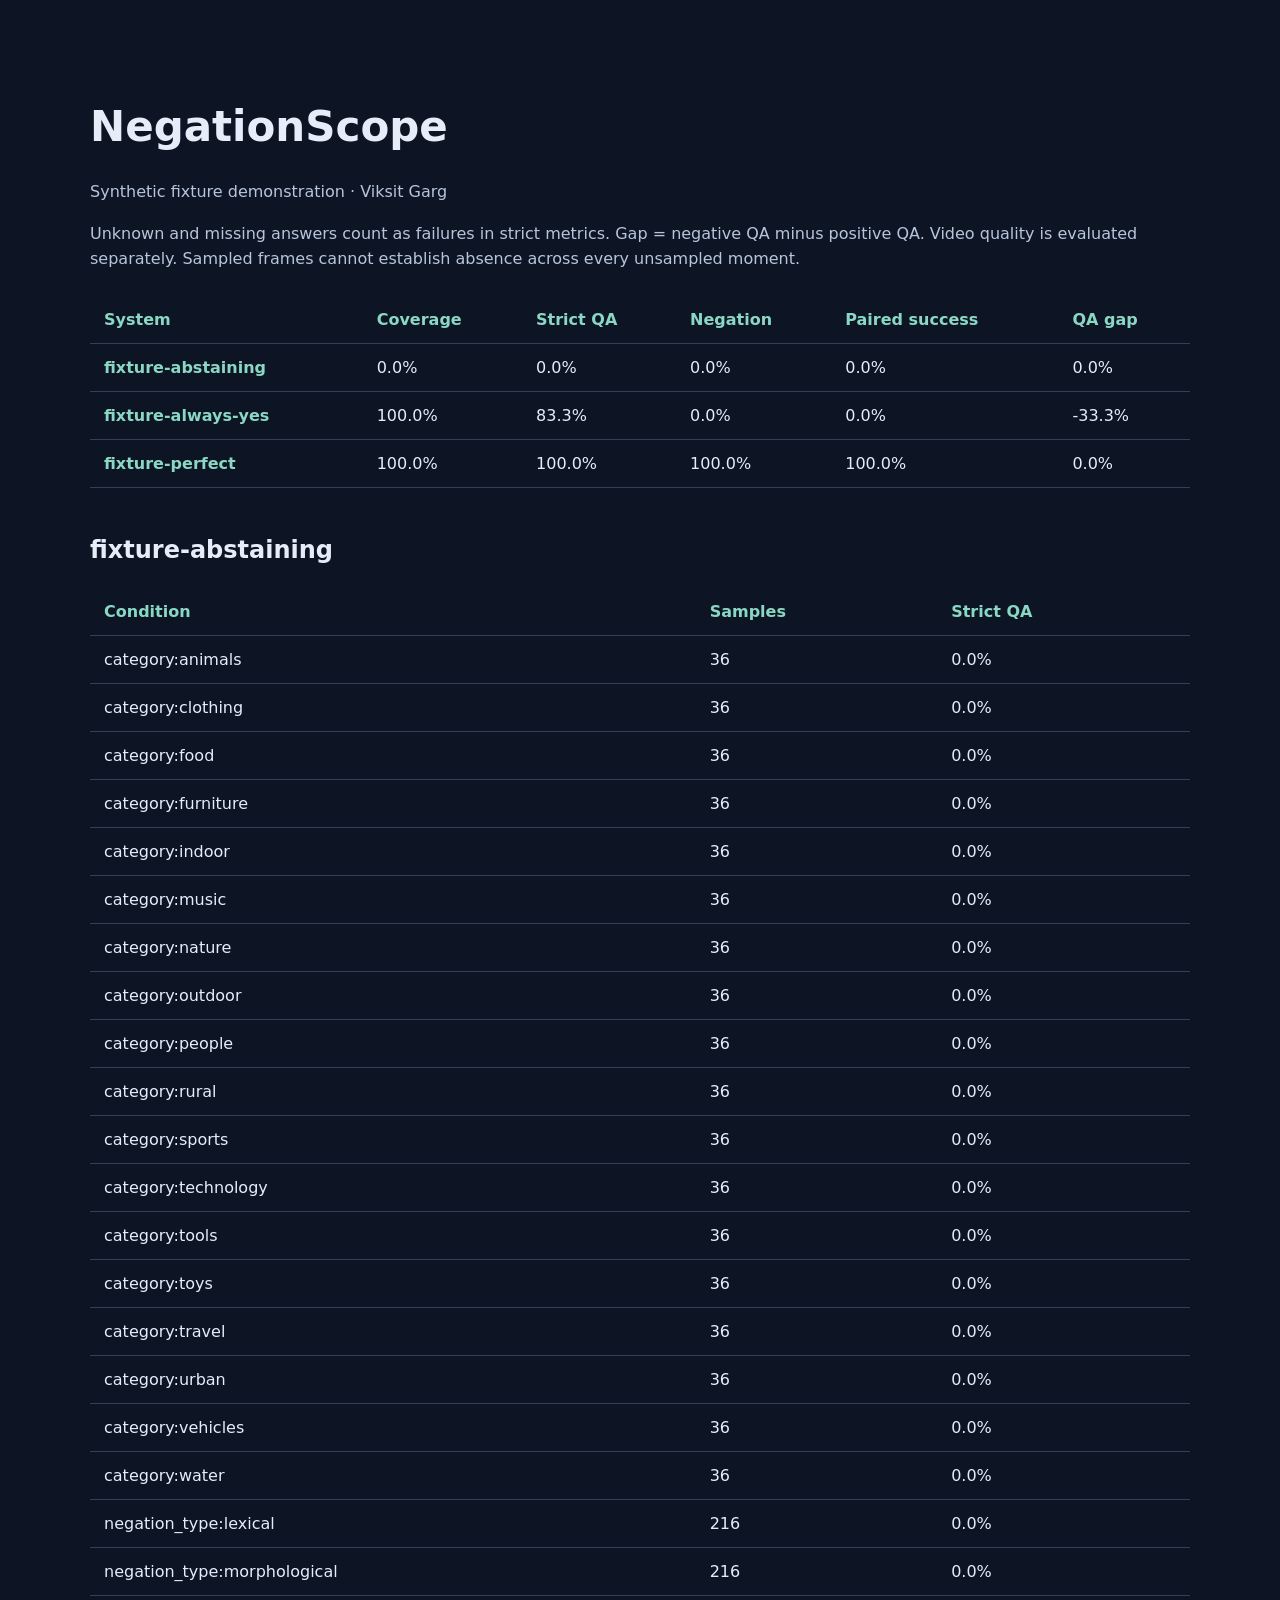
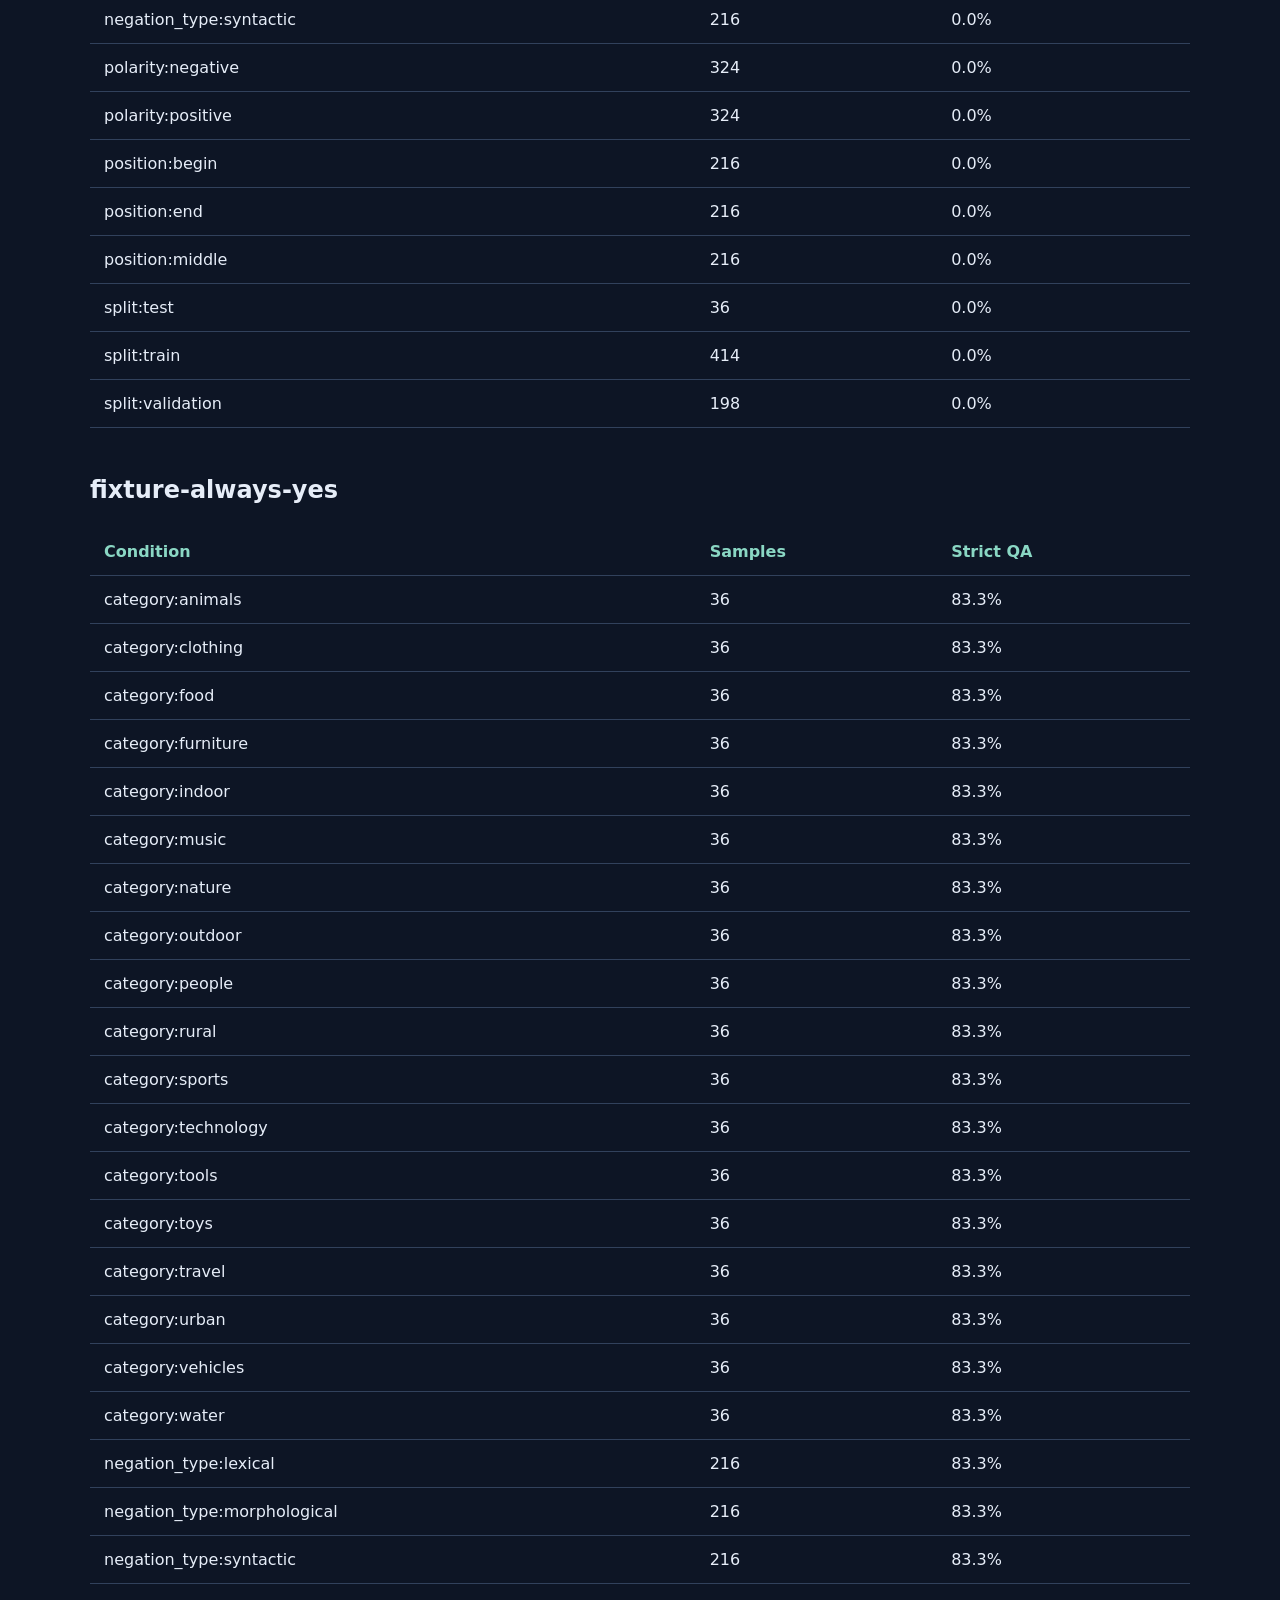
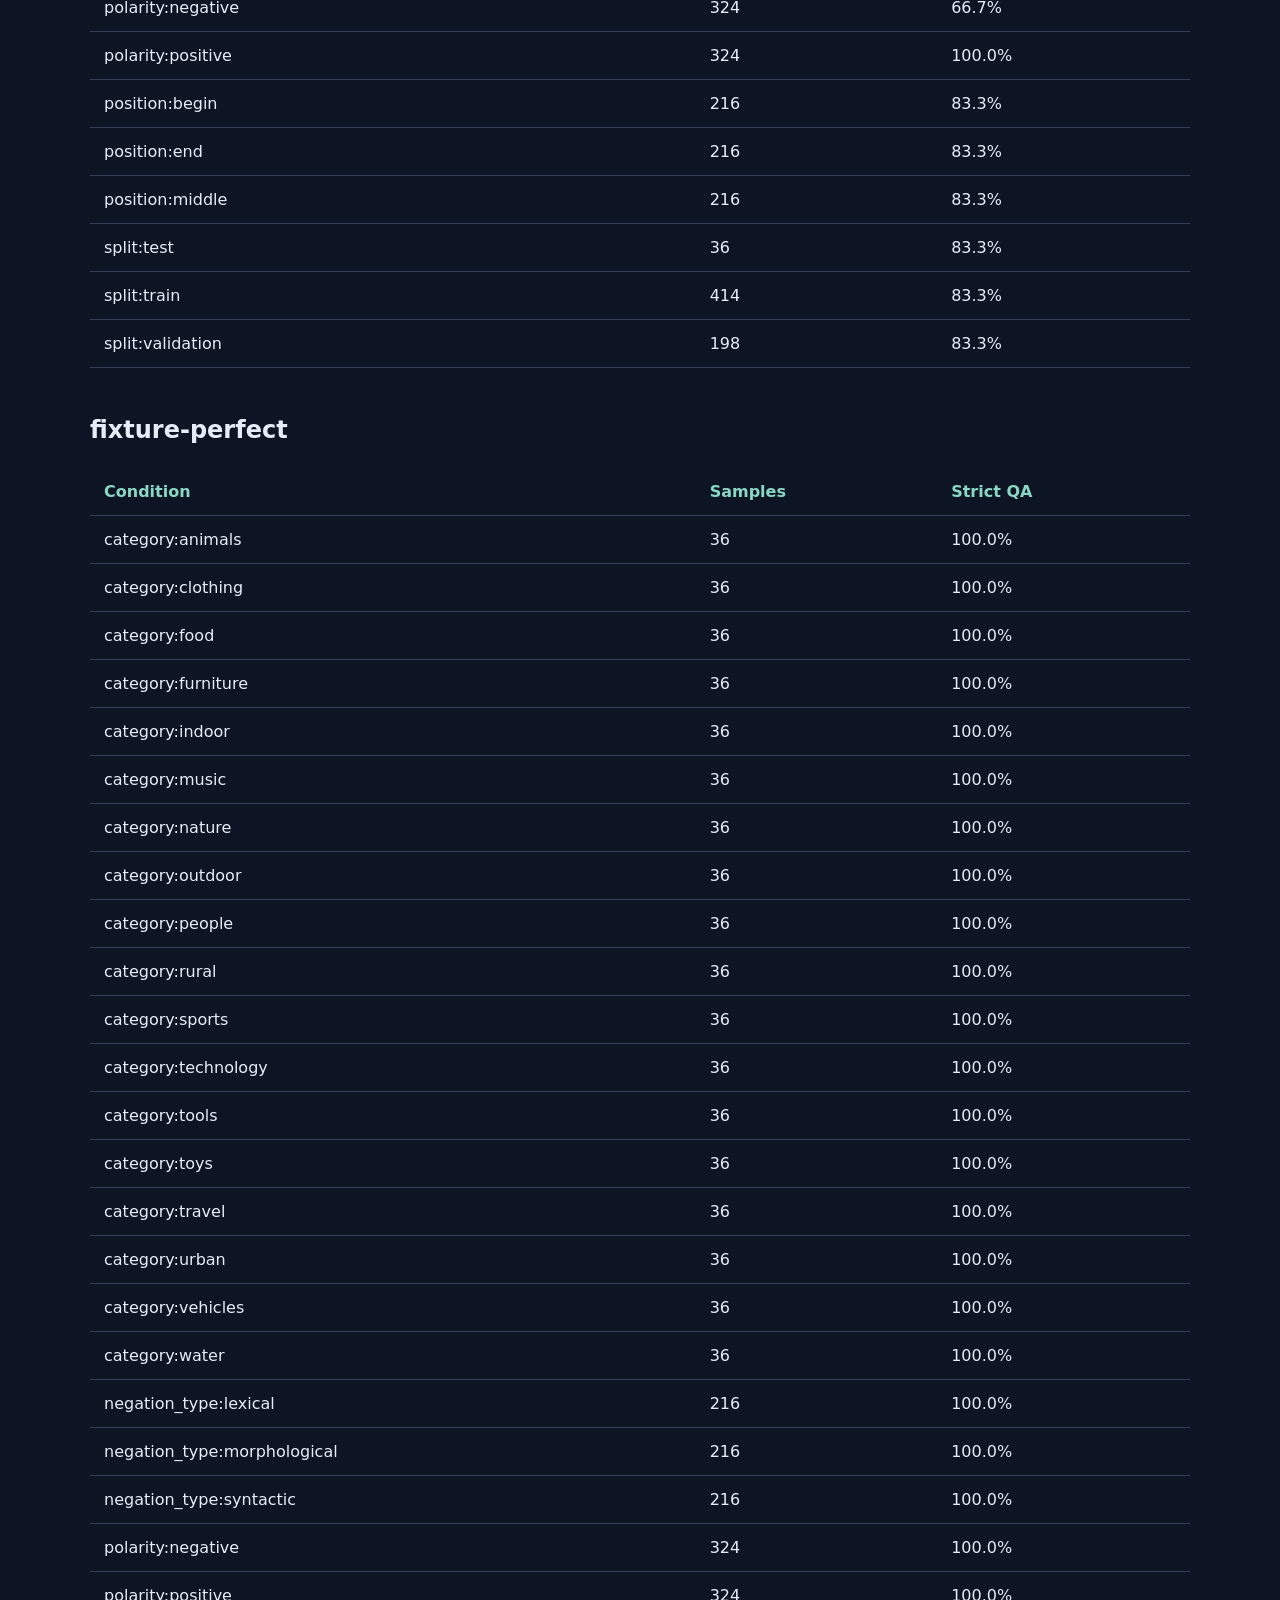
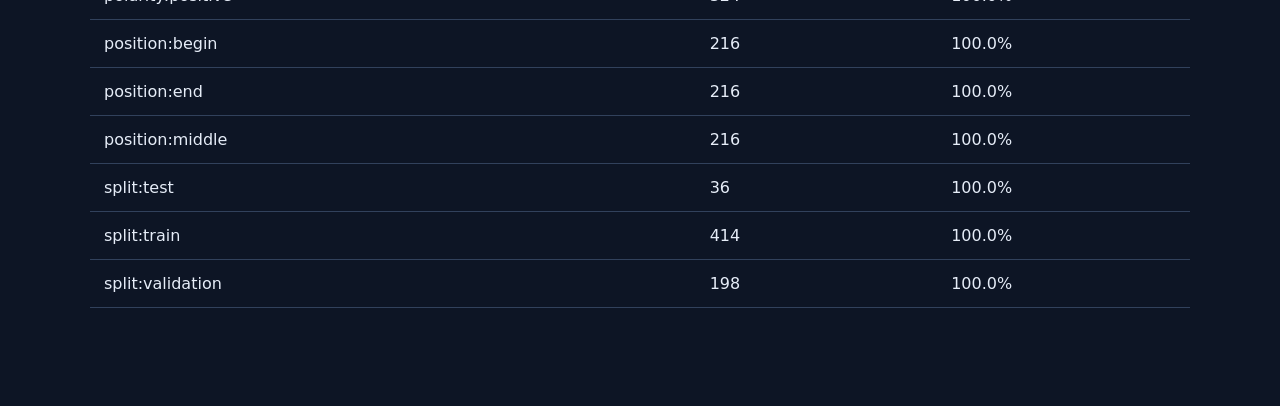
<file: examples/demo/report.html>
<!doctype html><html lang="en"><meta charset="utf-8"><meta name="viewport" content="width=device-width,initial-scale=1">
<title>NegationScope report</title><style>body{font:16px system-ui;background:#0d1525;color:#e6edf8;max-width:1100px;margin:50px auto;padding:24px}h1{font-size:42px}p{color:#b7c5db;line-height:1.6}table{width:100%;border-collapse:collapse;margin:24px 0}td,th{text-align:left;padding:14px;border-bottom:1px solid #31415c}th{color:#8ad7c4}h2{margin-top:48px}caption{text-align:left}</style><h1>NegationScope</h1><p>Synthetic fixture demonstration · Viksit Garg</p><p>Unknown and missing answers count as failures in strict metrics. Gap = negative QA minus positive QA. Video quality is evaluated separately. Sampled frames cannot establish absence across every unsampled moment.</p><table><tr><th>System</th><th>Coverage</th><th>Strict QA</th><th>Negation</th><th>Paired success</th><th>QA gap</th></tr><tr><th>fixture-abstaining</th><td>0.0%</td><td>0.0%</td><td>0.0%</td><td>0.0%</td><td>0.0%</td></tr><tr><th>fixture-always-yes</th><td>100.0%</td><td>83.3%</td><td>0.0%</td><td>0.0%</td><td>-33.3%</td></tr><tr><th>fixture-perfect</th><td>100.0%</td><td>100.0%</td><td>100.0%</td><td>100.0%</td><td>0.0%</td></tr></table><h2>fixture-abstaining</h2><table><tr><th>Condition</th><th>Samples</th><th>Strict QA</th></tr><tr><td>category:animals</td><td>36</td><td>0.0%</td></tr><tr><td>category:clothing</td><td>36</td><td>0.0%</td></tr><tr><td>category:food</td><td>36</td><td>0.0%</td></tr><tr><td>category:furniture</td><td>36</td><td>0.0%</td></tr><tr><td>category:indoor</td><td>36</td><td>0.0%</td></tr><tr><td>category:music</td><td>36</td><td>0.0%</td></tr><tr><td>category:nature</td><td>36</td><td>0.0%</td></tr><tr><td>category:outdoor</td><td>36</td><td>0.0%</td></tr><tr><td>category:people</td><td>36</td><td>0.0%</td></tr><tr><td>category:rural</td><td>36</td><td>0.0%</td></tr><tr><td>category:sports</td><td>36</td><td>0.0%</td></tr><tr><td>category:technology</td><td>36</td><td>0.0%</td></tr><tr><td>category:tools</td><td>36</td><td>0.0%</td></tr><tr><td>category:toys</td><td>36</td><td>0.0%</td></tr><tr><td>category:travel</td><td>36</td><td>0.0%</td></tr><tr><td>category:urban</td><td>36</td><td>0.0%</td></tr><tr><td>category:vehicles</td><td>36</td><td>0.0%</td></tr><tr><td>category:water</td><td>36</td><td>0.0%</td></tr><tr><td>negation_type:lexical</td><td>216</td><td>0.0%</td></tr><tr><td>negation_type:morphological</td><td>216</td><td>0.0%</td></tr><tr><td>negation_type:syntactic</td><td>216</td><td>0.0%</td></tr><tr><td>polarity:negative</td><td>324</td><td>0.0%</td></tr><tr><td>polarity:positive</td><td>324</td><td>0.0%</td></tr><tr><td>position:begin</td><td>216</td><td>0.0%</td></tr><tr><td>position:end</td><td>216</td><td>0.0%</td></tr><tr><td>position:middle</td><td>216</td><td>0.0%</td></tr><tr><td>split:test</td><td>36</td><td>0.0%</td></tr><tr><td>split:train</td><td>414</td><td>0.0%</td></tr><tr><td>split:validation</td><td>198</td><td>0.0%</td></tr></table><h2>fixture-always-yes</h2><table><tr><th>Condition</th><th>Samples</th><th>Strict QA</th></tr><tr><td>category:animals</td><td>36</td><td>83.3%</td></tr><tr><td>category:clothing</td><td>36</td><td>83.3%</td></tr><tr><td>category:food</td><td>36</td><td>83.3%</td></tr><tr><td>category:furniture</td><td>36</td><td>83.3%</td></tr><tr><td>category:indoor</td><td>36</td><td>83.3%</td></tr><tr><td>category:music</td><td>36</td><td>83.3%</td></tr><tr><td>category:nature</td><td>36</td><td>83.3%</td></tr><tr><td>category:outdoor</td><td>36</td><td>83.3%</td></tr><tr><td>category:people</td><td>36</td><td>83.3%</td></tr><tr><td>category:rural</td><td>36</td><td>83.3%</td></tr><tr><td>category:sports</td><td>36</td><td>83.3%</td></tr><tr><td>category:technology</td><td>36</td><td>83.3%</td></tr><tr><td>category:tools</td><td>36</td><td>83.3%</td></tr><tr><td>category:toys</td><td>36</td><td>83.3%</td></tr><tr><td>category:travel</td><td>36</td><td>83.3%</td></tr><tr><td>category:urban</td><td>36</td><td>83.3%</td></tr><tr><td>category:vehicles</td><td>36</td><td>83.3%</td></tr><tr><td>category:water</td><td>36</td><td>83.3%</td></tr><tr><td>negation_type:lexical</td><td>216</td><td>83.3%</td></tr><tr><td>negation_type:morphological</td><td>216</td><td>83.3%</td></tr><tr><td>negation_type:syntactic</td><td>216</td><td>83.3%</td></tr><tr><td>polarity:negative</td><td>324</td><td>66.7%</td></tr><tr><td>polarity:positive</td><td>324</td><td>100.0%</td></tr><tr><td>position:begin</td><td>216</td><td>83.3%</td></tr><tr><td>position:end</td><td>216</td><td>83.3%</td></tr><tr><td>position:middle</td><td>216</td><td>83.3%</td></tr><tr><td>split:test</td><td>36</td><td>83.3%</td></tr><tr><td>split:train</td><td>414</td><td>83.3%</td></tr><tr><td>split:validation</td><td>198</td><td>83.3%</td></tr></table><h2>fixture-perfect</h2><table><tr><th>Condition</th><th>Samples</th><th>Strict QA</th></tr><tr><td>category:animals</td><td>36</td><td>100.0%</td></tr><tr><td>category:clothing</td><td>36</td><td>100.0%</td></tr><tr><td>category:food</td><td>36</td><td>100.0%</td></tr><tr><td>category:furniture</td><td>36</td><td>100.0%</td></tr><tr><td>category:indoor</td><td>36</td><td>100.0%</td></tr><tr><td>category:music</td><td>36</td><td>100.0%</td></tr><tr><td>category:nature</td><td>36</td><td>100.0%</td></tr><tr><td>category:outdoor</td><td>36</td><td>100.0%</td></tr><tr><td>category:people</td><td>36</td><td>100.0%</td></tr><tr><td>category:rural</td><td>36</td><td>100.0%</td></tr><tr><td>category:sports</td><td>36</td><td>100.0%</td></tr><tr><td>category:technology</td><td>36</td><td>100.0%</td></tr><tr><td>category:tools</td><td>36</td><td>100.0%</td></tr><tr><td>category:toys</td><td>36</td><td>100.0%</td></tr><tr><td>category:travel</td><td>36</td><td>100.0%</td></tr><tr><td>category:urban</td><td>36</td><td>100.0%</td></tr><tr><td>category:vehicles</td><td>36</td><td>100.0%</td></tr><tr><td>category:water</td><td>36</td><td>100.0%</td></tr><tr><td>negation_type:lexical</td><td>216</td><td>100.0%</td></tr><tr><td>negation_type:morphological</td><td>216</td><td>100.0%</td></tr><tr><td>negation_type:syntactic</td><td>216</td><td>100.0%</td></tr><tr><td>polarity:negative</td><td>324</td><td>100.0%</td></tr><tr><td>polarity:positive</td><td>324</td><td>100.0%</td></tr><tr><td>position:begin</td><td>216</td><td>100.0%</td></tr><tr><td>position:end</td><td>216</td><td>100.0%</td></tr><tr><td>position:middle</td><td>216</td><td>100.0%</td></tr><tr><td>split:test</td><td>36</td><td>100.0%</td></tr><tr><td>split:train</td><td>414</td><td>100.0%</td></tr><tr><td>split:validation</td><td>198</td><td>100.0%</td></tr></table></html>
</file>
